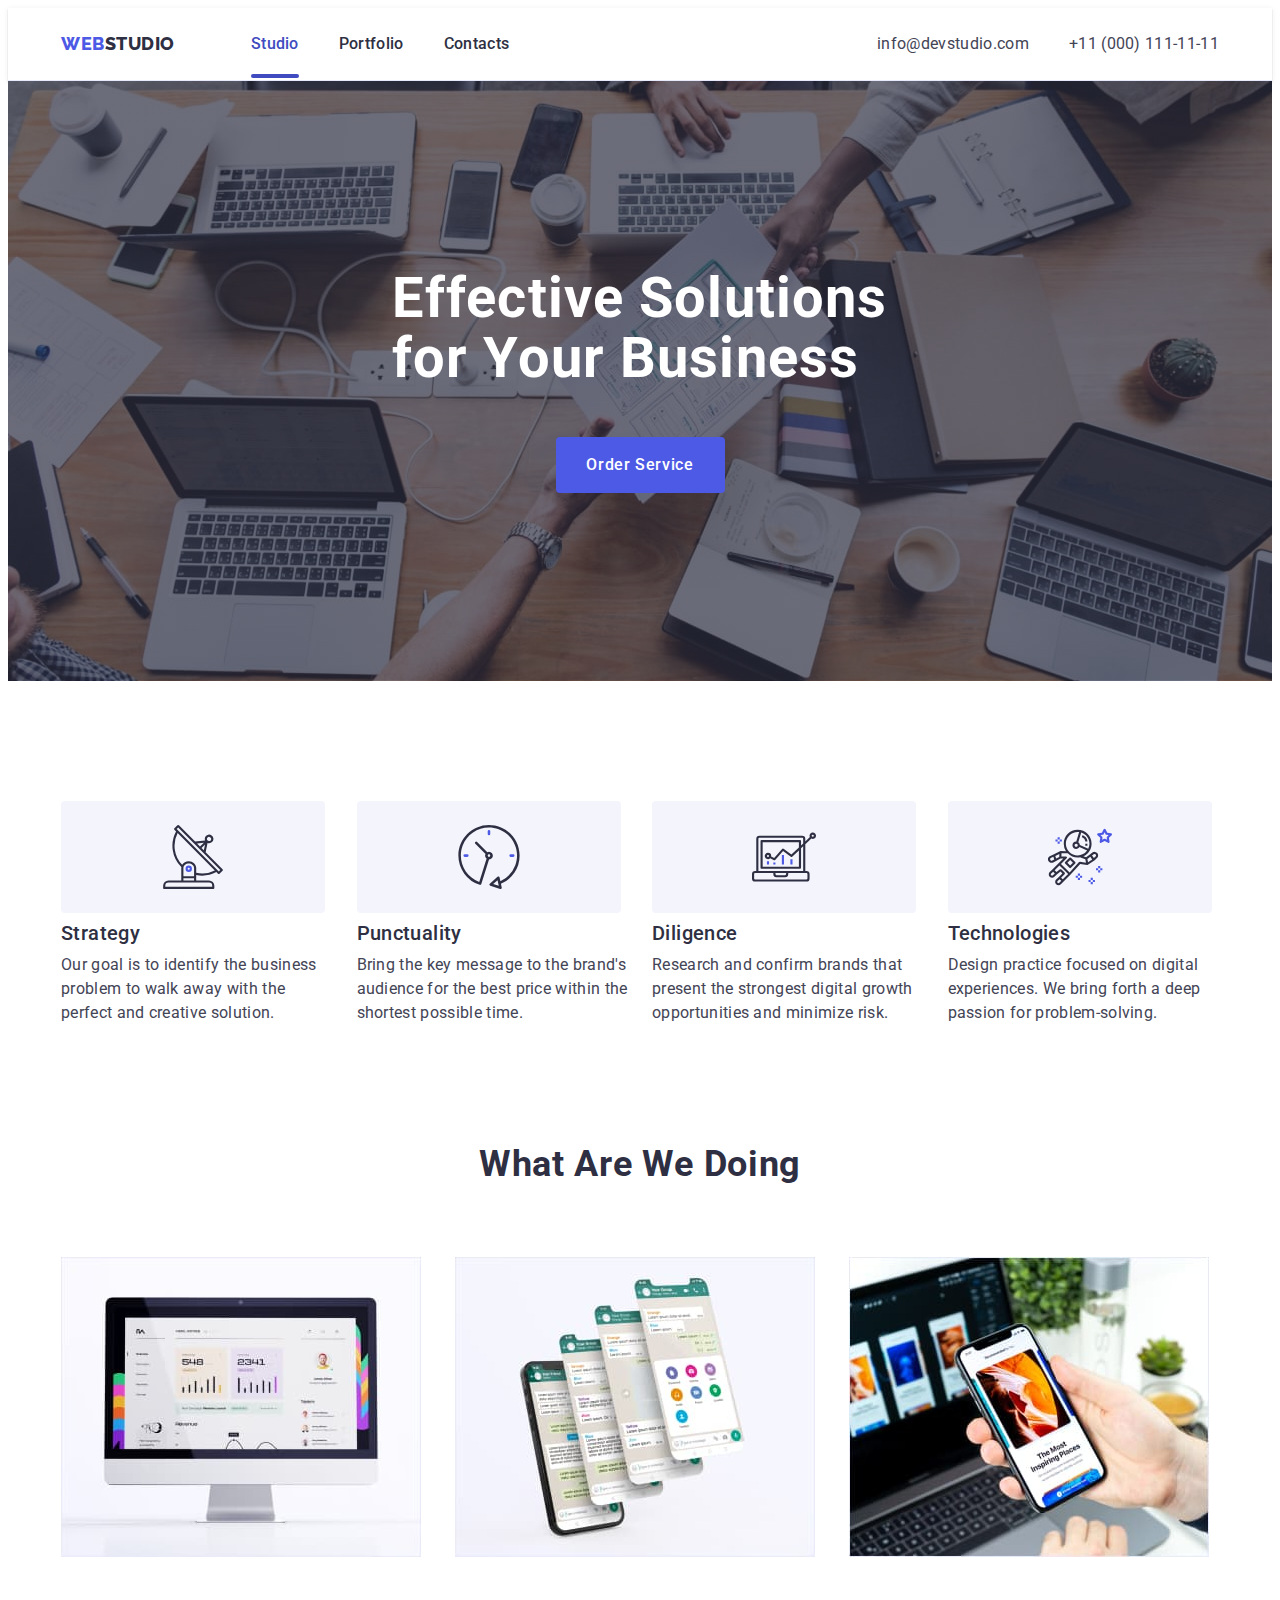
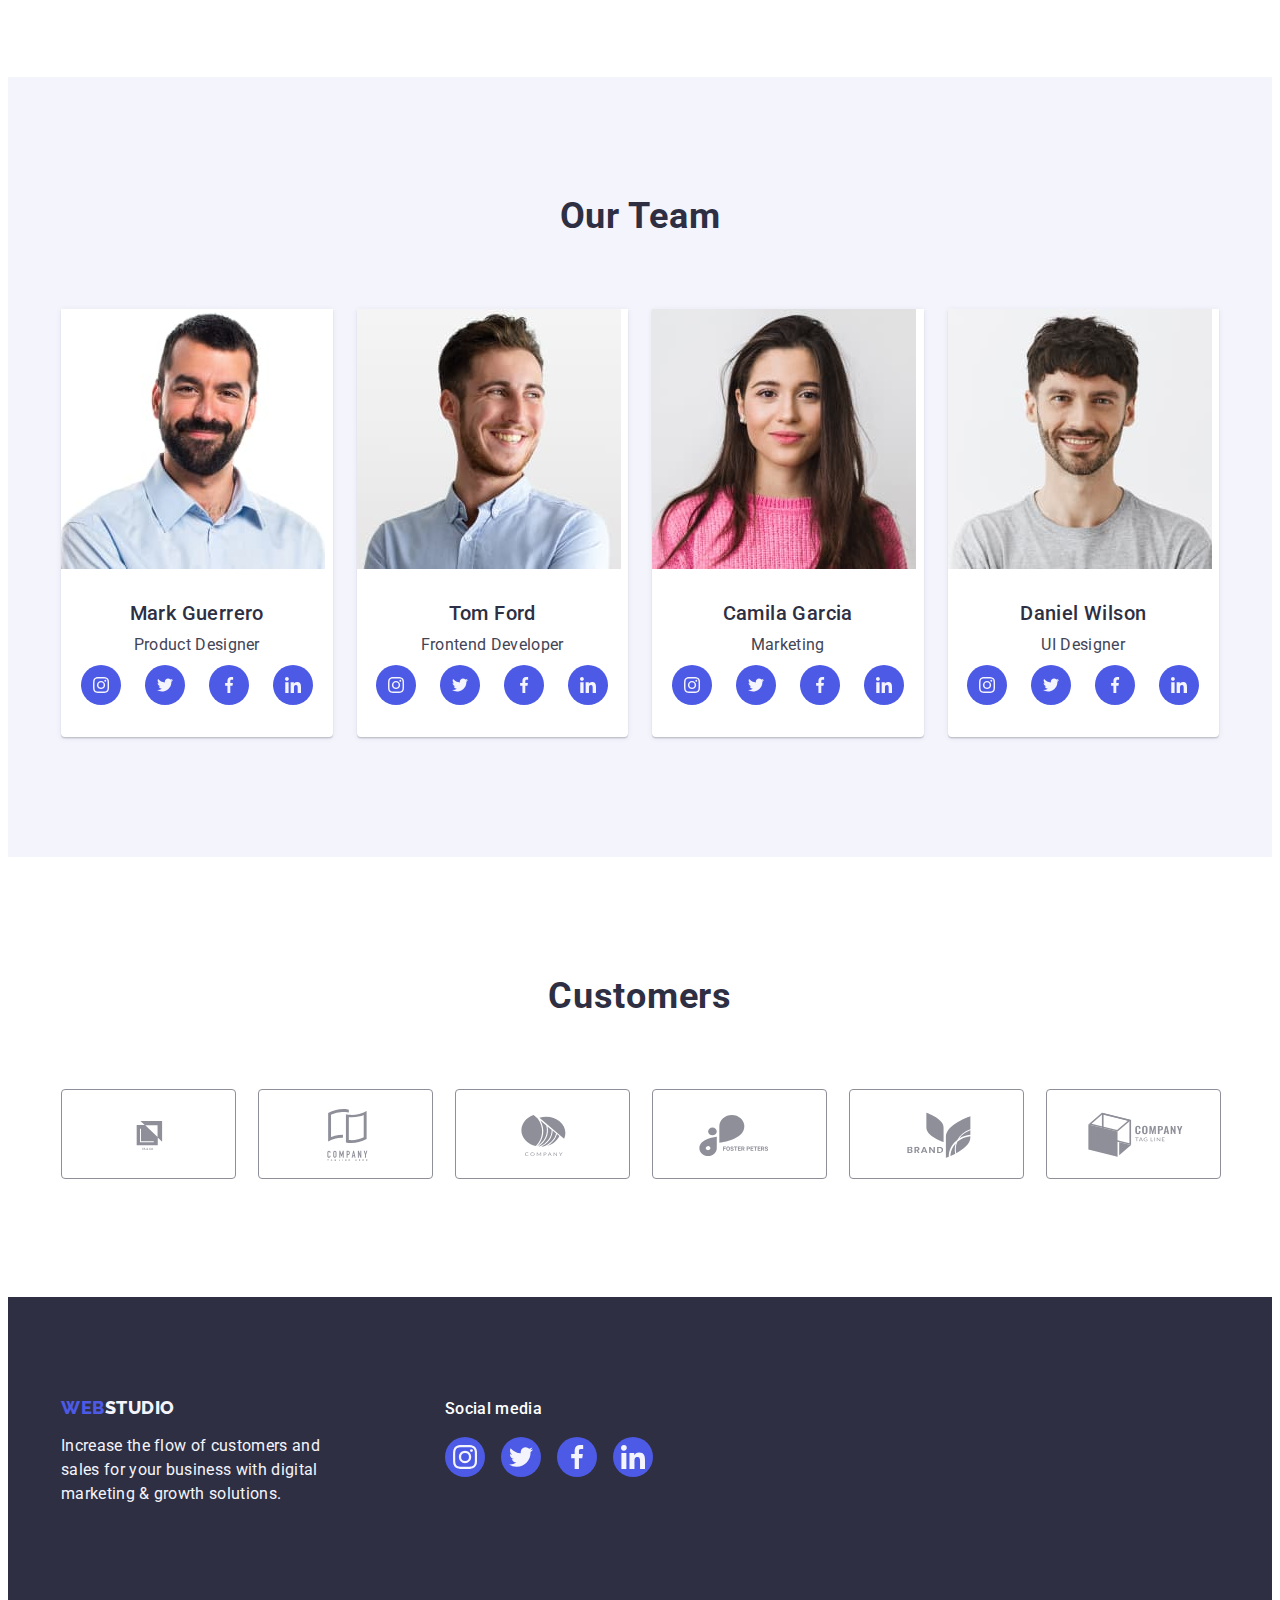
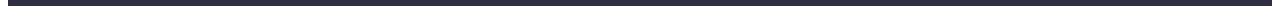
<file: index.html>
<!DOCTYPE html>
<html lang="en">
  <head>
    <meta charset="UTF-8" />
    <meta name="viewport" content="width=device-width, initial-scale=1.0" />
    <title>Студія</title>

    <link rel="preconnect" href="https://fonts.googleapis.com" />
    <link rel="preconnect" href="https://fonts.gstatic.com" crossorigin />
    <link
      href="https://fonts.googleapis.com/css2?family=Raleway:wght@800&family=Roboto:wght@400;500;700&display=swap"
      rel="stylesheet"
    />

    <link
      rel="stylesheet"
      href="https://cdnjs.cloudflare.com/ajax/libs/modern-normalize/2.0.0/modern-normalize.min.css"
      integrity="sha512-4xo8blKMVCiXpTaLzQSLSw3KFOVPWhm/TRtuPVc4WG6kUgjH6J03IBuG7JZPkcWMxJ5huwaBpOpnwYElP/m6wg=="
      crossorigin="anonymous"
      referrerpolicy="no-referrer"
    />
    <link rel="stylesheet" href="./css/styles.css" />
  </head>

  <body>
    <header class="header">
      <div class="container header-container">
        <nav class="header-navigation">
          <a href="./index.html" class="header-logo link"
            >Web<span class="header-logo-accent">Studio</span></a
          >
          <ul class="header-menu list">
            <li class="header-menu-item">
              <a class="header-menu-link link current" href="./index.html"
                >Studio</a
              >
            </li>
            <li class="header-menu-item">
              <a class="header-menu-link link" href="./portfolio.html"
                >Portfolio</a
              >
            </li>
            <li class="header-menu-item">
              <a class="header-menu-link link" href="">Contacts</a>
            </li>
          </ul>
        </nav>
        <address class="header-address">
          <ul class="header-address-list list">
            <li class="header-address-item">
              <a
                class="header-address-link link"
                href="mailto:info@devstudio.com"
                >info@devstudio.com</a
              >
            </li>
            <li class="header-address-item">
              <a class="header-address-link link" href="tel:+110001111111"
                >+11 (000) 111-11-11</a
              >
            </li>
          </ul>
        </address>
      </div>
    </header>

    <main>
      <section class="hero">
        <div class="container hero-container">
          <h1 class="hero-title">Effective Solutions for Your Business</h1>
          <button type="button" class="hero-btn" data-modal-open>
            Order Service
          </button>
        </div>
      </section>
      <section class="feature">
        <div class="container feature-container">
          <h2 class="visually-hidden">Feature</h2>
          <ul class="feature-list list">
            <li class="feature-item">
              <div class="feature-block">
                <svg class="feature-item-icon" width="64" height="64">
                  <use href="./images/icons.svg#icon-antenna"></use>
                </svg>
              </div>
              <h3 class="feature-subtitle subtitle">Strategy</h3>
              <p class="feature-item-text">
                Our goal is to identify the business problem to walk away with
                the perfect and creative solution.
              </p>
            </li>
            <li class="feature-item">
              <div class="feature-block">
                <svg class="feature-item-icon" width="64" height="64">
                  <use href="./images/icons.svg#icon-clock"></use>
                </svg>
              </div>
              <h3 class="feature-subtitle subtitle">Punctuality</h3>
              <p class="feature-item-text">
                Bring the key message to the brand's audience for the best price
                within the shortest possible time.
              </p>
            </li>
            <li class="feature-item">
              <div class="feature-block">
                <svg class="feature-item-icon" width="64" height="64">
                  <use href="./images/icons.svg#icon-diagram"></use>
                </svg>
              </div>
              <h3 class="feature-subtitle subtitle">Diligence</h3>
              <p class="feature-item-text">
                Research and confirm brands that present the strongest digital
                growth opportunities and minimize risk.
              </p>
            </li>
            <li class="feature-item">
              <div class="feature-block">
                <svg class="feature-item-icon" width="64" height="64">
                  <use href="./images/icons.svg#icon-astronaut"></use>
                </svg>
              </div>
              <h3 class="feature-subtitle subtitle">Technologies</h3>
              <p class="feature-item-text">
                Design practice focused on digital experiences. We bring forth a
                deep passion for problem-solving.
              </p>
            </li>
          </ul>
        </div>
      </section>
      <section class="product">
        <div class="container">
          <h2 class="product-title section-title">What are we doing</h2>
          <ul class="product-list list">
            <li class="product-item">
              <img
                src="./images/computer.jpg"
                alt="computer"
                width="360"
                height="300"
                class="product-img"
              />
            </li>
            <li class="product-item">
              <img
                src="./images/app.jpg"
                alt="app"
                width="360"
                height="300"
                class="product-img"
              />
            </li>
            <li class="product-item">
              <img
                src="./images/phone.jpg"
                alt="phone"
                width="360"
                height="300"
                class="product-img"
              />
            </li>
          </ul>
        </div>
      </section>
      <section class="team">
        <div class="container">
          <h2 class="team-title section-title">Our Team</h2>
          <ul class="team-list list">
            <li class="team-item">
              <img
                src="./images/person1.jpg"
                alt="Mark Guerrero"
                width="264"
                height="260"
                class="team-img"
              />
              <div class="team-subcontainer">
                <h3 class="team-subtitle">Mark Guerrero</h3>
                <p class="team-text">Product Designer</p>
                <ul class="team-socials-list list">
                  <li class="team-socials-item">
                    <a
                      class="team-socials-link link"
                      href="#"
                      aria-label="Instagram"
                      target="_blank"
                      rel="noopener noreferrer"
                    >
                      <svg
                        class="team-subcontainer-icon"
                        width="16"
                        height="16"
                      >
                        <use href="./images/icons.svg#icon-instagram"></use>
                      </svg>
                    </a>
                  </li>
                  <li class="team-socials-item">
                    <a
                      class="team-socials-link link"
                      href="#"
                      aria-label="Twitter"
                      target="_blank"
                      rel="noopener noreferrer"
                    >
                      <svg
                        class="team-subcontainer-icon"
                        width="16"
                        height="16"
                      >
                        <use href="./images/icons.svg#icon-twitter"></use>
                      </svg>
                    </a>
                  </li>
                  <li class="team-socials-item">
                    <a
                      class="team-socials-link link"
                      href="#"
                      aria-label="Facebook"
                      target="_blank"
                      rel="noopener noreferrer"
                    >
                      <svg
                        class="team-subcontainer-icon"
                        width="16"
                        height="16"
                      >
                        <use href="./images/icons.svg#icon-facebook"></use>
                      </svg>
                    </a>
                  </li>
                  <li class="team-socials-item">
                    <a
                      class="team-socials-link link"
                      href="#"
                      aria-label="Linkedin"
                      target="_blank"
                      rel="noopener noreferrer"
                    >
                      <svg
                        class="team-subcontainer-icon"
                        width="16"
                        height="16"
                      >
                        <use href="./images/icons.svg#icon-linkedin"></use>
                      </svg>
                    </a>
                  </li>
                </ul>
              </div>
            </li>
            <li class="team-item">
              <img
                src="./images/person2.jpg"
                alt="Tom Ford"
                width="264"
                height="260"
                class="team-img"
              />
              <div class="team-subcontainer">
                <h3 class="team-subtitle">Tom Ford</h3>
                <p class="team-text">Frontend Developer</p>
                <ul class="team-socials-list list">
                  <li class="team-socials-item">
                    <a
                      class="team-socials-link link"
                      href="#"
                      aria-label="Instagram"
                      target="_blank"
                      rel="noopener noreferrer"
                    >
                      <svg
                        class="team-subcontainer-icon"
                        width="16"
                        height="16"
                      >
                        <use href="./images/icons.svg#icon-instagram"></use>
                      </svg>
                    </a>
                  </li>
                  <li class="team-socials-item">
                    <a
                      class="team-socials-link link"
                      href="#"
                      aria-label="Twitter"
                      target="_blank"
                      rel="noopener noreferrer"
                    >
                      <svg
                        class="team-subcontainer-icon"
                        width="16"
                        height="16"
                      >
                        <use href="./images/icons.svg#icon-twitter"></use>
                      </svg>
                    </a>
                  </li>
                  <li class="team-socials-item">
                    <a
                      class="team-socials-link link"
                      href="#"
                      aria-label="Facebook"
                      target="_blank"
                      rel="noopener noreferrer"
                    >
                      <svg
                        class="team-subcontainer-icon"
                        width="16"
                        height="16"
                      >
                        <use href="./images/icons.svg#icon-facebook"></use>
                      </svg>
                    </a>
                  </li>
                  <li class="team-socials-item">
                    <a
                      class="team-socials-link link"
                      href="#"
                      aria-label="Linkedin"
                      target="_blank"
                      rel="noopener noreferrer"
                    >
                      <svg
                        class="team-subcontainer-icon"
                        width="16"
                        height="16"
                      >
                        <use href="./images/icons.svg#icon-linkedin"></use>
                      </svg>
                    </a>
                  </li>
                </ul>
              </div>
            </li>
            <li class="team-item">
              <img
                src="./images/person3.jpg"
                alt="Camila Garcia"
                width="264"
                height="260"
                class="team-img"
              />
              <div class="team-subcontainer">
                <h3 class="team-subtitle">Camila Garcia</h3>
                <p class="team-text">Marketing</p>
                <ul class="team-socials-list list">
                  <li class="team-socials-item">
                    <a
                      class="team-socials-link link"
                      href="#"
                      aria-label="Instagram"
                      target="_blank"
                      rel="noopener noreferrer"
                    >
                      <svg
                        class="team-subcontainer-icon"
                        width="16"
                        height="16"
                      >
                        <use href="./images/icons.svg#icon-instagram"></use>
                      </svg>
                    </a>
                  </li>
                  <li class="team-socials-item">
                    <a
                      class="team-socials-link link"
                      href="#"
                      aria-label="Twitter"
                      target="_blank"
                      rel="noopener noreferrer"
                    >
                      <svg
                        class="team-subcontainer-icon"
                        width="16"
                        height="16"
                      >
                        <use href="./images/icons.svg#icon-twitter"></use>
                      </svg>
                    </a>
                  </li>
                  <li class="team-socials-item">
                    <a
                      class="team-socials-link link"
                      href="#"
                      aria-label="Facebook"
                      target="_blank"
                      rel="noopener noreferrer"
                    >
                      <svg
                        class="team-subcontainer-icon"
                        width="16"
                        height="16"
                      >
                        <use href="./images/icons.svg#icon-facebook"></use>
                      </svg>
                    </a>
                  </li>
                  <li class="team-socials-item">
                    <a
                      class="team-socials-link link"
                      href="#"
                      aria-label="Linkedin"
                      target="_blank"
                      rel="noopener noreferrer"
                    >
                      <svg
                        class="team-subcontainer-icon"
                        width="16"
                        height="16"
                      >
                        <use href="./images/icons.svg#icon-linkedin"></use>
                      </svg>
                    </a>
                  </li>
                </ul>
              </div>
            </li>
            <li class="team-item">
              <img
                src="./images/person4.jpg"
                alt="Daniel Wilson"
                width="264"
                height="260"
                class="team-img"
              />
              <div class="team-subcontainer">
                <h3 class="team-subtitle">Daniel Wilson</h3>
                <p class="team-text">UI Designer</p>
                <ul class="team-socials-list list">
                  <li class="team-socials-item">
                    <a
                      class="team-socials-link link"
                      href="#"
                      aria-label="Instagram"
                      target="_blank"
                      rel="noopener noreferrer"
                    >
                      <svg
                        class="team-subcontainer-icon"
                        width="16"
                        height="16"
                      >
                        <use href="./images/icons.svg#icon-instagram"></use>
                      </svg>
                    </a>
                  </li>
                  <li class="team-socials-item">
                    <a
                      class="team-socials-link link"
                      href="#"
                      aria-label="Twitter"
                      target="_blank"
                      rel="noopener noreferrer"
                    >
                      <svg
                        class="team-subcontainer-icon"
                        width="16"
                        height="16"
                      >
                        <use href="./images/icons.svg#icon-twitter"></use>
                      </svg>
                    </a>
                  </li>
                  <li class="team-socials-item">
                    <a
                      class="team-socials-link link"
                      href="#"
                      aria-label="Facebook"
                      target="_blank"
                      rel="noopener noreferrer"
                    >
                      <svg
                        class="team-subcontainer-icon"
                        width="16"
                        height="16"
                      >
                        <use href="./images/icons.svg#icon-facebook"></use>
                      </svg>
                    </a>
                  </li>
                  <li class="team-socials-item">
                    <a
                      class="team-socials-link link"
                      href="#"
                      aria-label="Linkedin"
                      target="_blank"
                      rel="noopener noreferrer"
                    >
                      <svg
                        class="team-subcontainer-icon"
                        width="16"
                        height="16"
                      >
                        <use href="./images/icons.svg#icon-linkedin"></use>
                      </svg>
                    </a>
                  </li>
                </ul>
              </div>
            </li>
          </ul>
        </div>
      </section>
      <section class="customers">
        <div class="customers-container container">
          <h2 class="customers-title section-title">Customers</h2>
          <ul class="customers-list">
            <li class="customers-item list">
              <a class="customers-link link" href="" target="_blank">
                <svg class="customers-item-icon" width="104" height="56">
                  <use href="./images/icons.svg#icon-logo1"></use>
                </svg>
              </a>
            </li>
            <li class="customers-item list">
              <a class="customers-link link" href="" target="_blank">
                <svg class="customers-item-icon" width="104" height="56">
                  <use href="./images/icons.svg#icon-logo"></use>
                </svg>
              </a>
            </li>
            <li class="customers-item list">
              <a class="customers-link link" href="" target="_blank">
                <svg class="customers-item-icon" width="104" height="56">
                  <use href="./images/icons.svg#icon-logo2"></use>
                </svg>
              </a>
            </li>
            <li class="customers-item list">
              <a class="customers-link link" href="" target="_blank">
                <svg class="customers-item-icon" width="104" height="56">
                  <use href="./images/icons.svg#icon-logo3"></use>
                </svg>
              </a>
            </li>
            <li class="customers-item list">
              <a class="customers-link link" href="" target="_blank">
                <svg class="customers-item-icon" width="104" height="56">
                  <use href="./images/icons.svg#icon-logo4"></use>
                </svg>
              </a>
            </li>
            <li class="customers-item list">
              <a class="customers-link link" href="" target="_blank">
                <svg class="customers-item-icon" width="104" height="56">
                  <use href="./images/icons.svg#icon-logo5"></use>
                </svg>
              </a>
            </li>
          </ul>
        </div>
      </section>
    </main>

    <footer class="footer">
      <div class="footer-conteiner container">
        <div class="footer-logo-container">
          <a href="./index.html" class="footer-logo link"
            >Web<span class="footer-logo-accent">Studio</span></a
          >
          <p class="footer-text">
            Increase the flow of customers and sales for your business with
            digital marketing & growth solutions.
          </p>
        </div>
        <div class="footer-sociallink">
          <p class="sociallink-text">Social media</p>
          <ul class="footer-socials-list list">
            <li class="footer-socials-item">
              <a
                class="footer-socials-link link"
                href="#"
                aria-label="Instagram"
                target="_blank"
                rel="noopener noreferrer"
              >
                <svg class="footer-subcontainer-icon" width="24" height="24">
                  <use href="./images/icons.svg#icon-instagram"></use>
                </svg>
              </a>
            </li>
            <li class="footer-socials-item">
              <a
                class="footer-socials-link link"
                href="#"
                aria-label="Twitter"
                target="_blank"
                rel="noopener noreferrer"
              >
                <svg class="footer-subcontainer-icon" width="24" height="24">
                  <use href="./images/icons.svg#icon-twitter"></use>
                </svg>
              </a>
            </li>
            <li class="footer-socials-item">
              <a
                class="footer-socials-link link"
                href="#"
                aria-label="Facebook"
                target="_blank"
                rel="noopener noreferrer"
              >
                <svg class="footer-subcontainer-icon" width="24" height="24">
                  <use href="./images/icons.svg#icon-facebook"></use>
                </svg>
              </a>
            </li>
            <li class="footer-socials-item">
              <a
                class="footer-socials-link link"
                href="#"
                aria-label="Linkedin"
                target="_blank"
                rel="noopener noreferrer"
              >
                <svg class="footer-subcontainer-icon" width="24" height="24">
                  <use href="./images/icons.svg#icon-linkedin"></use>
                </svg>
              </a>
            </li>
          </ul>
        </div>
      </div>
    </footer>
    <div class="backdrop is-hidden" data-modal>
      <div class="modal">
        <button type="button" class="modal-close-btn" data-modal-close>
          <svg class="modal-icon" width="8" height="8">
            <use href="./images/icons.svg#icon-close"></use>
          </svg>
        </button>
      </div>
    </div>
    <script src="./css/js/modal.js"></script>
  </body>
</html>
</file>
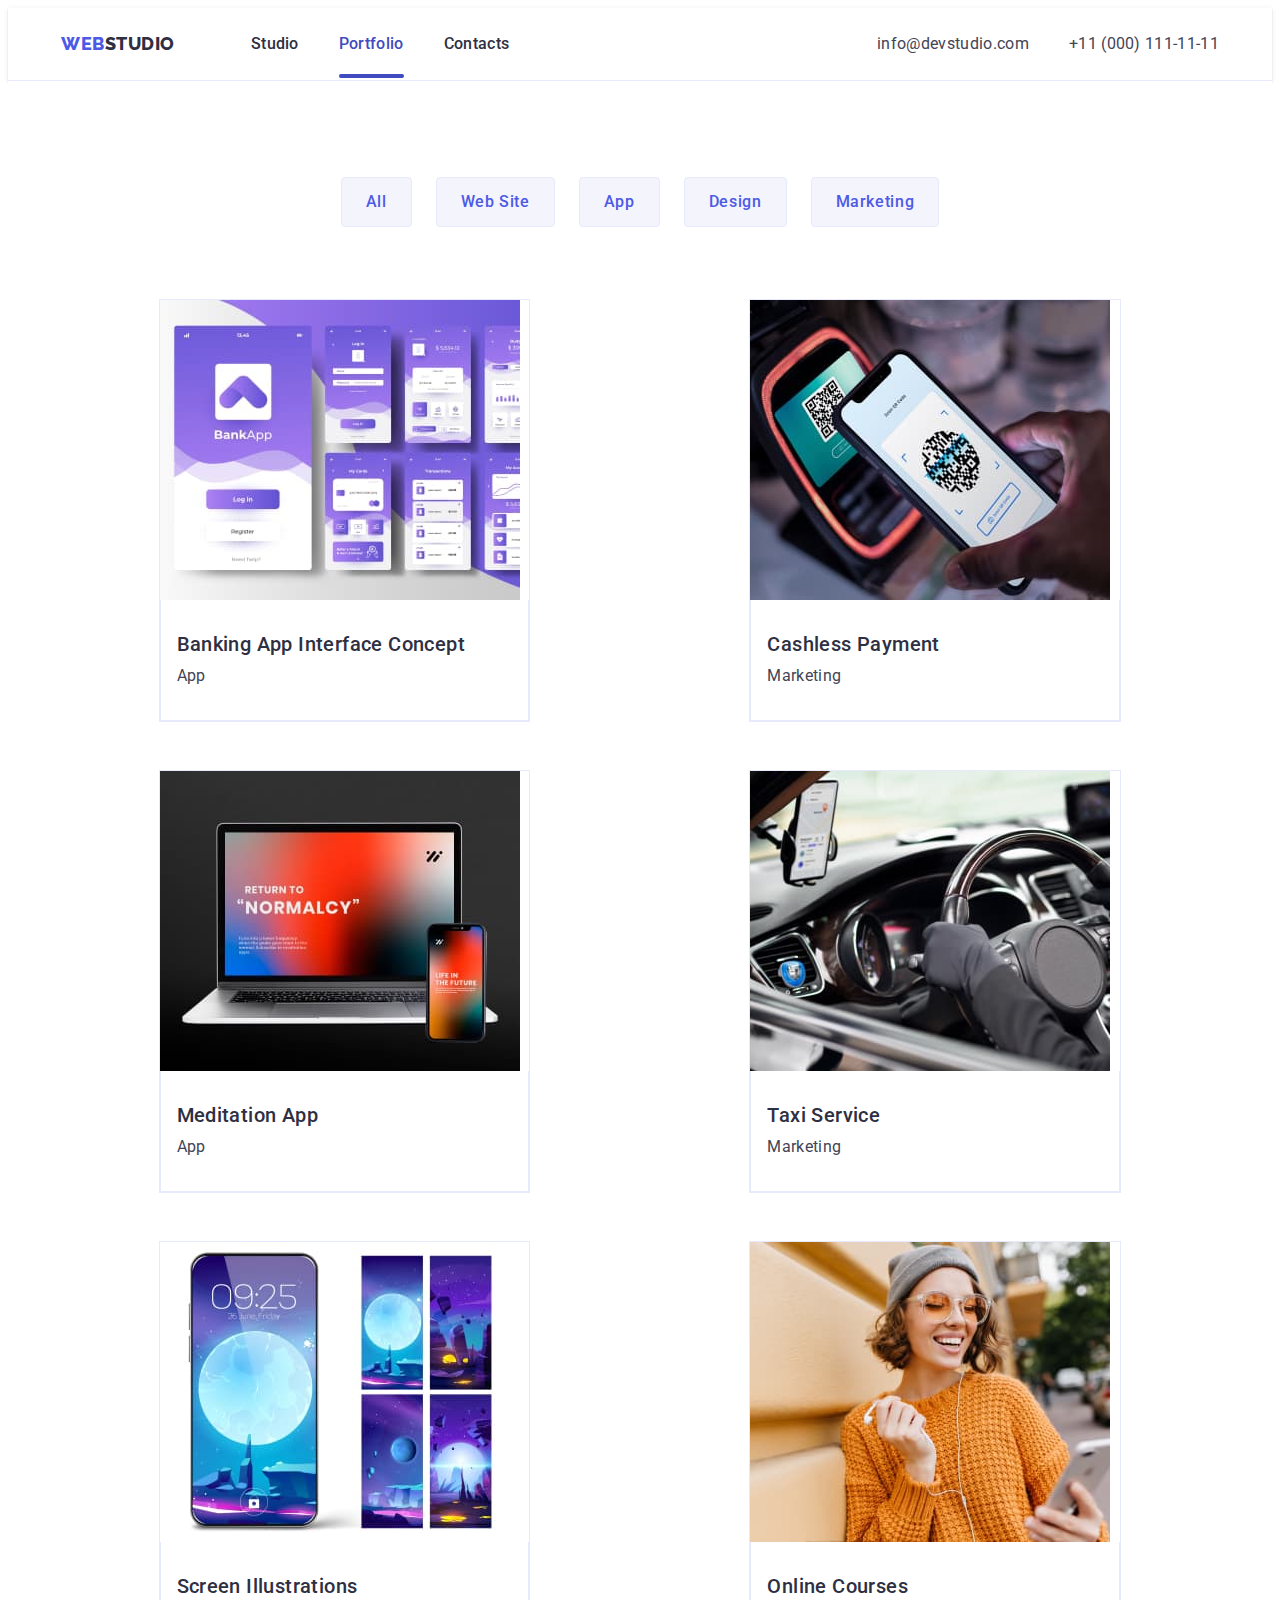
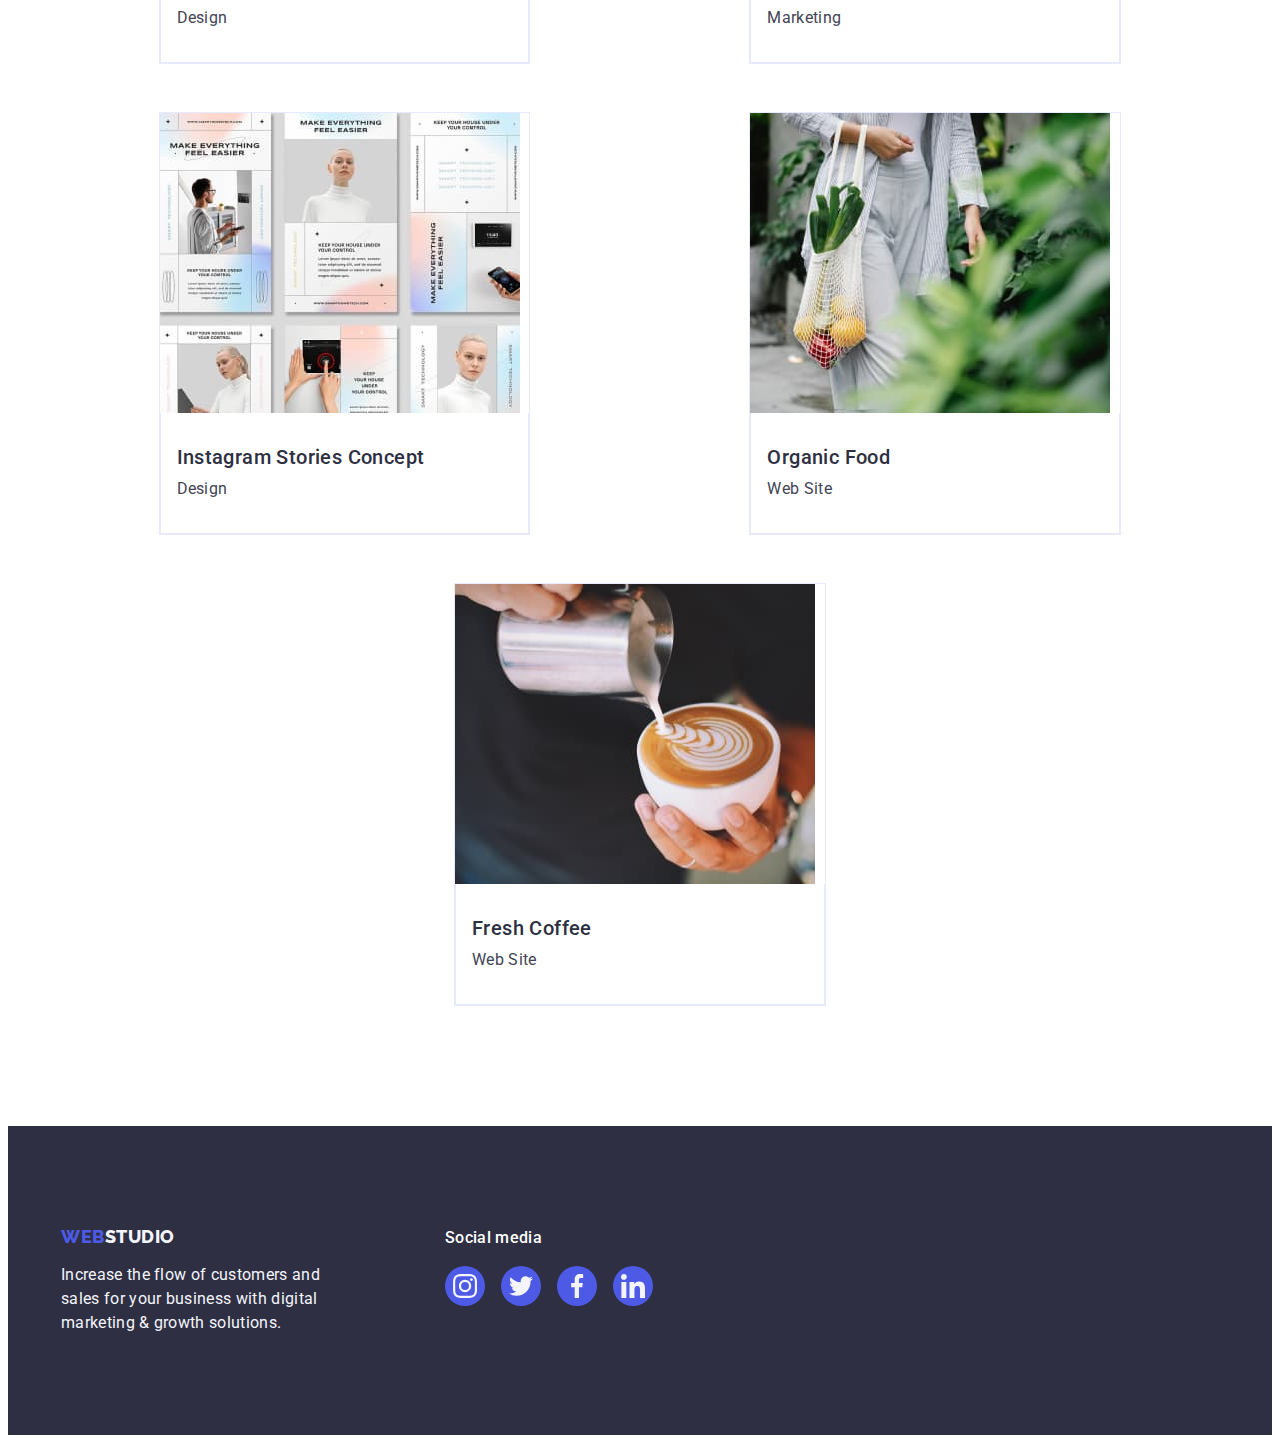
<file: portfolio.html>
<!DOCTYPE html>
<html lang="en">
  <head>
    <meta charset="UTF-8" />
    <meta name="viewport" content="width=device-width, initial-scale=1.0" />
    <title>Студія</title>

    <link rel="preconnect" href="https://fonts.googleapis.com" />
    <link rel="preconnect" href="https://fonts.gstatic.com" crossorigin />
    <link
      href="https://fonts.googleapis.com/css2?family=Raleway:wght@800&family=Roboto:wght@400;500;700&display=swap"
      rel="stylesheet"
    />

    <link
      rel="stylesheet"
      href="https://cdnjs.cloudflare.com/ajax/libs/modern-normalize/2.0.0/modern-normalize.min.css"
      integrity="sha512-4xo8blKMVCiXpTaLzQSLSw3KFOVPWhm/TRtuPVc4WG6kUgjH6J03IBuG7JZPkcWMxJ5huwaBpOpnwYElP/m6wg=="
      crossorigin="anonymous"
      referrerpolicy="no-referrer"
    />
    <link rel="stylesheet" href="./css/styles.css" />
  </head>

  <body>
    <header class="header">
      <div class="container header-container">
        <nav class="header-navigation">
          <a href="./index.html" class="header-logo link"
            >Web<span class="header-logo-accent">Studio</span></a
          >
          <ul class="header-menu list">
            <li class="header-menu-item">
              <a class="header-menu-link link" href="./index.html">Studio</a>
            </li>
            <li class="header-menu-item">
              <a class="header-menu-link link current" href="./portfolio.html"
                >Portfolio</a
              >
            </li>
            <li class="header-menu-item">
              <a class="header-menu-link link" href="">Contacts</a>
            </li>
          </ul>
        </nav>
        <address class="header-address">
          <ul class="header-address-list list">
            <li class="header-address-item">
              <a
                class="header-address-link link"
                href="mailto:info@devstudio.com"
                >info@devstudio.com</a
              >
            </li>
            <li class="header-address-item">
              <a class="header-address-link link" href="tel:+110001111111"
                >+11 (000) 111-11-11</a
              >
            </li>
          </ul>
        </address>
      </div>
    </header>

    <main>
      <section class="portfolio">
        <div class="container">
          <h1 class="visually-hidden">Our offers</h1>
          <ul class="portfolio-nav list">
            <li class="portfolio-nav-item">
              <button type="button" class="portfolio-btn">All</button>
            </li>
            <li class="portfolio-nav-item">
              <button type="button" class="portfolio-btn">Web Site</button>
            </li>
            <li class="portfolio-nav-item">
              <button type="button" class="portfolio-btn">App</button>
            </li>
            <li class="portfolio-nav-item">
              <button type="button" class="portfolio-btn">Design</button>
            </li>
            <li class="portfolio-nav-item">
              <button type="button" class="portfolio-btn">Marketing</button>
            </li>
          </ul>

          <ul class="portfolio-list list">
            <li class="portfolio-item">
              <a class="portfolio-link link" href="./images/banking.jpg">
                <div class="portfolio-box">
                  <img
                    src="./images/banking.jpg"
                    alt="Banking App Interface Concept"
                    height="300"
                    width="360"
                  />
                  <p class="portfolio-cover-text">
                    14 Stylish and User-Friendly App Design Concepts · Task
                    Manager App · Calorie Tracker App · Exotic Fruit Ecommerce
                    App · Cloud Storage App
                  </p>
                </div>
                <div class="portfolio-subcontainer">
                  <h2 class="portfolio-subtitle">
                    Banking App Interface Concept
                  </h2>
                  <p class="portfolio-text">App</p>
                </div>
              </a>
            </li>
            <li class="portfolio-item">
              <a class="portfolio-link link" href="./images/cashless.jpg">
                <div class="portfolio-box">
                  <img
                    src="./images/cashless.jpg"
                    alt="Cashless Payment Marketing"
                    height="300"
                    width="360"
                  />
                  <p class="portfolio-cover-text">
                    14 Stylish and User-Friendly App Design Concepts · Task
                    Manager App · Calorie Tracker App · Exotic Fruit Ecommerce
                    App · Cloud Storage App
                  </p>
                </div>
                <div class="portfolio-subcontainer">
                  <h2 class="portfolio-subtitle">Cashless Payment</h2>
                  <p class="portfolio-text">Marketing</p>
                </div>
              </a>
            </li>
            <li class="portfolio-item">
              <a class="portfolio-link link" href="./images/meditation.jpg">
                <div class="portfolio-box">
                  <img
                    src="./images/meditation.jpg"
                    alt="Meditation App"
                    height="300"
                    width="360"
                  />
                  <p class="portfolio-cover-text">
                    14 Stylish and User-Friendly App Design Concepts · Task
                    Manager App · Calorie Tracker App · Exotic Fruit Ecommerce
                    App · Cloud Storage App
                  </p>
                </div>
                <div class="portfolio-subcontainer">
                  <h2 class="portfolio-subtitle">Meditation App</h2>
                  <p class="portfolio-text">App</p>
                </div>
              </a>
            </li>
            <li class="portfolio-item">
              <a class="portfolio-link link" href="./images/taxi_service.jpg">
                <div class="portfolio-box">
                  <img
                    src="./images/taxi_service.jpg"
                    alt="Taxi Service"
                    height="300"
                    width="360"
                  />
                  <p class="portfolio-cover-text">
                    14 Stylish and User-Friendly App Design Concepts · Task
                    Manager App · Calorie Tracker App · Exotic Fruit Ecommerce
                    App · Cloud Storage App
                  </p>
                </div>
                <div class="portfolio-subcontainer">
                  <h2 class="portfolio-subtitle">Taxi Service</h2>
                  <p class="portfolio-text">Marketing</p>
                </div>
              </a>
            </li>
            <li class="portfolio-item">
              <a class="portfolio-link link" href="./images/screen.jpg">
                <div class="portfolio-box">
                  <img
                    src="./images/screen.jpg"
                    alt="Screen Illustrations"
                    height="300"
                    width="360"
                  />
                  <p class="portfolio-cover-text">
                    14 Stylish and User-Friendly App Design Concepts · Task
                    Manager App · Calorie Tracker App · Exotic Fruit Ecommerce
                    App · Cloud Storage App
                  </p>
                </div>
                <div class="portfolio-subcontainer">
                  <h2 class="portfolio-subtitle">Screen Illustrations</h2>
                  <p class="portfolio-text">Design</p>
                </div>
              </a>
            </li>
            <li class="portfolio-item">
              <a class="portfolio-link link" href="./images/courses.jpg">
                <div class="portfolio-box">
                  <img
                    src="./images/courses.jpg"
                    alt="Online Courses"
                    height="300"
                    width="360"
                  />
                  <p class="portfolio-cover-text">
                    14 Stylish and User-Friendly App Design Concepts · Task
                    Manager App · Calorie Tracker App · Exotic Fruit Ecommerce
                    App · Cloud Storage App
                  </p>
                </div>
                <div class="portfolio-subcontainer">
                  <h2 class="portfolio-subtitle">Online Courses</h2>
                  <p class="portfolio-text">Marketing</p>
                </div>
              </a>
            </li>
            <li class="portfolio-item">
              <a class="portfolio-link link" href="/=./images/stories.jpg">
                <div class="portfolio-box">
                  <img
                    src="./images/stories.jpg"
                    alt="Instagram Stories Concept"
                    height="300"
                    width="360"
                  />
                  <p class="portfolio-cover-text">
                    14 Stylish and User-Friendly App Design Concepts · Task
                    Manager App · Calorie Tracker App · Exotic Fruit Ecommerce
                    App · Cloud Storage App
                  </p>
                </div>
                <div class="portfolio-subcontainer">
                  <h2 class="portfolio-subtitle">Instagram Stories Concept</h2>
                  <p class="portfolio-text">Design</p>
                </div>
              </a>
            </li>
            <li class="portfolio-item">
              <a class="portfolio-link link" href="./images/organic_food.jpg">
                <div class="portfolio-box">
                  <img
                    src="./images/organic_food.jpg"
                    alt="Organic Food"
                    height="300"
                    width="360"
                  />
                  <p class="portfolio-cover-text">
                    14 Stylish and User-Friendly App Design Concepts · Task
                    Manager App · Calorie Tracker App · Exotic Fruit Ecommerce
                    App · Cloud Storage App
                  </p>
                </div>
                <div class="portfolio-subcontainer">
                  <h2 class="portfolio-subtitle">Organic Food</h2>
                  <p class="portfolio-text">Web Site</p>
                </div>
              </a>
            </li>
            <li class="portfolio-item">
              <a class="portfolio-link link" href="./images/coffee.jpg">
                <div class="portfolio-box">
                  <img
                    src="./images/coffee.jpg"
                    alt="Fresh Coffee"
                    height="300"
                    width="360"
                  />
                  <p class="portfolio-cover-text">
                    14 Stylish and User-Friendly App Design Concepts · Task
                    Manager App · Calorie Tracker App · Exotic Fruit Ecommerce
                    App · Cloud Storage App
                  </p>
                </div>
                <div class="portfolio-subcontainer">
                  <h2 class="portfolio-subtitle">Fresh Coffee</h2>
                  <p class="portfolio-text">Web Site</p>
                </div>
              </a>
            </li>
          </ul>
        </div>
      </section>
    </main>

    <footer class="footer">
      <div class="footer-conteiner container">
        <div class="footer-logo-container">
          <a href="./index.html" class="footer-logo link"
            >Web<span class="footer-logo-accent">Studio</span></a
          >
          <p class="footer-text">
            Increase the flow of customers and sales for your business with
            digital marketing & growth solutions.
          </p>
        </div>
        <div class="footer-sociallink">
          <p class="sociallink-text">Social media</p>
          <ul class="footer-socials-list list">
            <li class="footer-socials-item">
              <a
                class="footer-socials-link link"
                href="#"
                aria-label="Instagram"
                target="_blank"
                rel="noopener noreferrer"
              >
                <svg class="footer-subcontainer-icon" width="24" height="24">
                  <use href="./images/icons.svg#icon-instagram"></use>
                </svg>
              </a>
            </li>
            <li class="footer-socials-item">
              <a
                class="footer-socials-link link"
                href="#"
                aria-label="Twitter"
                target="_blank"
                rel="noopener noreferrer"
              >
                <svg class="footer-subcontainer-icon" width="24" height="24">
                  <use href="./images/icons.svg#icon-twitter"></use>
                </svg>
              </a>
            </li>
            <li class="footer-socials-item">
              <a
                class="footer-socials-link link"
                href="#"
                aria-label="Facebook"
                target="_blank"
                rel="noopener noreferrer"
              >
                <svg class="footer-subcontainer-icon" width="24" height="24">
                  <use href="./images/icons.svg#icon-facebook"></use>
                </svg>
              </a>
            </li>
            <li class="footer-socials-item">
              <a
                class="footer-socials-link link"
                href="#"
                aria-label="Linkedin"
                target="_blank"
                rel="noopener noreferrer"
              >
                <svg class="footer-subcontainer-icon" width="24" height="24">
                  <use href="./images/icons.svg#icon-linkedin"></use>
                </svg>
              </a>
            </li>
          </ul>
        </div>
      </div>
    </footer>
  </body>
</html>
</file>
<file: css/styles.css>
:root {
    --accent-color: #2E2F42;
    --main-text-color: #ffffff;
    --second-text-color: #434455;
}

p,
h1,
h2,
h3,
h4,
h5,
h6 {
    margin-top: 0;
    margin-bottom: 0;
}

ul,
ol {
    margin-top: 0;
    margin-bottom: 0;
    padding-left: 0;
}

img {
    display: block;
}

body {
    font-family: 'Roboto', sans-serif;
    color: var(--second-text-color);
    background-color: var(--main-text-color);
}

.container {
    width: 100%;
    max-width: 1158px;
    padding-left: 15px;
    padding-right: 15px;
    margin: 0 auto;
}

.visually-hidden {
    position: absolute;
    width: 1px;
    height: 1px;
    margin: -1px;
    border: 0;
    padding: 0;
    white-space: nowrap;
    clip-path: inset(100%);
    clip: rect(0 0 0 0);
    overflow: hidden;
}

.link {
    text-decoration: none;
}

.list {
    list-style-type: none;
}

.section-title {
    color: var(--accent-color);
    text-align: center;
    font-size: 36px;
    font-weight: 700;
    line-height: 1.11;
    /* 40/36 */
    letter-spacing: 0.02em;
    /* 0.72/36 */
    text-transform: capitalize;
}

.subtitle {
    color: var(--accent-color);
    font-size: 20px;
    font-weight: 500;
    line-height: 1.2;
    /* 24/20 */
    letter-spacing: 0.02em;
    /* 0.4/20 */
}

/*-----------HEADER------------*/

.header {
    padding-top: 24px;
    padding-bottom: 24px;
    border-bottom: 1px solid #e7e9fc;
    box-shadow: 0px 2px 1px rgba(46, 47, 66, 0.08),
        0px 1px 1px rgba(46, 47, 66, 0.16),
        0px 1px 6px rgba(46, 47, 66, 0.08);
}

.header-container {
    display: flex;
    align-items: center;
    justify-content: space-between;
}

.header-navigation {
    display: flex;
    align-items: center;
}

.header-logo {
    color: var(--iris, #4D5AE5);
    font-size: 18px;
    font-family: Raleway, sans-serif;
    font-weight: 800;
    line-height: 1.17;
    letter-spacing: 0.03em;
    text-transform: uppercase;
    margin-right: 76px;
}

.header-logo-accent {
    color: var(--accent-color);
}

.header-menu-link {
    color:var(--accent-color);
    font-size: 16px;
    font-weight: 500;
    line-height: 1.5;
    /* 24/16 */
    letter-spacing: 0.02em;
    /* 0.32/16 */
    padding: 24px 0;
    transition: color 250ms cubic-bezier(0.4, 0, 0.2, 1);
}

.header-menu-link:is(:hover, :focus) {
    color: #404BBF;
}

.current {
    position: relative;
    color: #404BBF;
    transition: color 250ms cubic-bezier(0.4, 0, 0.2, 1);
}

.current::after {
    position: absolute;
    content: "";
    width: 100%;
    height: 4px;
    border-radius: 2px;
    bottom: 0;
    left: 0;
    background-color: var(--ocean, #404BBF);
bottom: -1px;
}

.header-menu {
    display: flex;
    gap: 40px;
}

.header-address {
    font-style: normal;

}

.header-address-list {
    display: flex;
    gap: 40px;
    margin-left: auto;
    color: var(--second-text-color);
    font-size: 16px;
    font-weight: 400;
    line-height: 1.5;
    /* 24/16 */
    letter-spacing: 0.02em;
}

.header-address-link {
    color: var(--second-text-color);
    transition: color 250ms cubic-bezier(0.4, 0, 0.2, 1);
}

.header-address-link:is(:hover, :focus) {
    color: #404BBF;
}

/*-----------HERO------------*/

.hero {
    background: var(--accent-color);
    padding: 188px 0;
    background-image: linear-gradient(rgba(46, 47, 66, 0.70), rgba(46, 47, 66, 0.70)), url(../images/people-office.jpg);
    margin: 0 auto;
    max-width: 1440px;
    width: 100%;
    background-size: cover;
    background-repeat: no-repeat;
    background-position: center;
}

.hero-container {
    display: flex;
    justify-content: center;
    flex-direction: column;
    flex-shrink: 0;
}

.hero-title {
    margin: 0 auto;
    margin-bottom: 48px;
    max-width: 496px;
    color: var(--main-text-color);
    font-size: 56px;
    font-weight: 700;
    line-height: 1.07;
    /* 60/56 */
    letter-spacing: 0.02em;
    /* 1.12/56 */

}

.hero-btn {

    min-width: 169px;
    justify-content: center;
    height: 56px;
    border: none;
    margin: 0 auto;
    border-radius: 4px;
    color: var(--main-text-color);
    font-family: inherit;
    font-size: 16px;
    font-weight: 500;
    line-height: 1.5;
    /* 24/16 */
    letter-spacing: 0.04em;
    /* 0.64/16 */
    background: var(--iris, #4D5AE5);
    cursor: pointer;
   transition: background-color 250ms cubic-bezier(0.4, 0, 0.2, 1); 
}

.hero-btn:is(:hover, :focus) {
    background-color: #404BBF;

}

/*-----------FEATURE------------*/

.feature {
    background: var(--main-text-color);
    padding: 120px 0;

}

.feature-container {
    display: flex;
    width: 0 auto;

}

.feature-list {
    display: flex;
    gap: 24px;
}

.feature-subtitle {
    margin-bottom: 8px;
}

.feature-item {
    width: calc((100% - 24px*3) /4);
}

.feature-block {
    width: 264px;
    height: 112px;
    background: var(--cloud, #F4F4FD);
    margin-bottom: 8px;
    border-radius: 4px;
    display: flex;
    justify-content: center;
    align-items: center;
}

.feature-item-text {
    color: var(--second-text-color);
    font-size: 16px;
    font-weight: 400;
    line-height: 1.5;
    /* 24/16 */
    letter-spacing: 0.02em;
    /* 0.32/16 */

}


/*-----------PRODUCT------------*/

.product {
    background: var(--main-text-color);
    padding-bottom: 120px;
}

.product-title {
    margin: 0 auto;
    margin-bottom: 72px;
}

.product-list {
    display: flex;
    gap: 24px;
    height: auto;
}

.product-item {
    width: calc((100% - 48px) /3);
}


/*-----------TEAM------------*/

.team {
    background: var(--cloud, #F4F4FD);
    padding-top: 120px;
    padding-bottom: 120px;
}

.team-title {
    margin-bottom: 72px;
}

.team-subtitle {
    color: var(--accent-color);
    text-align: center;
    font-size: 20px;
    font-weight: 500;
    line-height: 1.2;
    letter-spacing: 0.02em;
    margin-bottom: 8px;
}

.team-list {
    display: flex;
    gap: 24px;
}

.team-item {
    background-color: var(--main-text-color);
    width: calc((100% - 72px) / 4);
    border-radius: 0px 0px 4px 4px;
    box-shadow: 0px 2px 1px 0px rgba(46, 47, 66, 0.08), 0px 1px 1px 0px rgba(46, 47, 66, 0.16), 0px 1px 6px 0px rgba(46, 47, 66, 0.08);
}

.team-subcontainer {
    padding: 32px 0;
}

.team-text {
    color: var(--second-text-color);
    text-align: center;
    font-weight: 400;
    line-height: 1.5;
    /* 24/16 */
    letter-spacing: 0.02em;
    /* 0.32/16 */
    margin-bottom: 8px;
}

.team-socials-list {
    display: flex;
    gap: 24px;
    justify-content: center;
}

.team-socials-item {
    width: 40px;
    height: 40px;
}

.team-socials-link{
    width: 100%;
    height: 100%;
    background-color: #4D5AE5;
    border-radius: 50%;
    display: flex;
align-items: center;
    justify-content: center;
    fill: #F4F4FD;
    transition: background-color 250ms cubic-bezier(0.4, 0, 0.2, 1);
}

.team-socials-link:is(:hover, :focus){
    background-color: #404bbf;
}

/*----------------CUSTOMERS---------------*/

.customers {
    padding-top: 120px;
    padding-bottom: 120px;
    background: var(--main-text-color);
}

.customers-title {
    margin-bottom: 72px;
}

.customers-list {
    display: flex;
    gap: 24px;
}

.customers-item {
    width: calc((100%-24px)/6);
    height: 88px;
    width: 100%;
}

.customers-link {
    display: flex;
    width: 100%;
    height: 100%;
    border-radius: 4px;
    border: 1px solid var(--lightslate, #8E8F99);
    justify-content: center;
    align-items: center;
    color: #8E8F99;
    border-color: #8E8F99;
    transition: border-color 250ms cubic-bezier(0.4, 0, 0.2, 1),
        color 250ms cubic-bezier(0.4, 0, 0.2, 1);
}

.customers-link:is(:hover, :focus) {
    border-color: #404BBF;
    color: #404BBF;
}

.customers-item-icon {
    fill: currentColor;
}

/*-----------FOOTER------------*/

.footer {
    background: var(--accent-color);
    padding: 100px 0;
}

.footer-conteiner {
    display: flex;
    align-items: baseline;  
}

.footer-logo-container {
    display: block;
    margin-right: 120px;
}

.footer-logo {
    color: var(--iris, #4D5AE5);
    font-size: 18px;
    font-family: Raleway, sans-serif;
    font-style: normal;
    font-weight: 800;
    line-height: 1.17;
    /* 21/18 */
    letter-spacing: 0.03em;
    /* 0.54/18 */
    text-transform: uppercase;
    display: inline-block;
    margin-bottom: 16px;
}

.footer-logo-accent {
    color: var(--cloud, #F4F4FD);
}

.footer-text {
    color: var(--cloud, #F4F4FD);
    font-size: 16px;
    font-weight: 400;
    line-height: 1.5;
    /* 24/16 */
    letter-spacing: 0.02em;
    width: 264px;
}

.sociallink-text {
    color: var(--white, #FFF);
    /* Body Medium */
    font-family: Roboto;
    font-size: 16px;
    font-style: normal;
    font-weight: 500;
    line-height: 24px;
    /* 150% */
    letter-spacing: 0.32px;
    margin-bottom: 16px;
}

.footer-socials-list {
    display: flex;
    gap: 16px;
}

.footer-socials-item {
    width: 40px;
    height: 40px;
}

.footer-socials-link{
    fill: #F4F4FD;
    width: 100%;
    height: 100%;
background-color: #4D5AE5;
border-radius: 50%;
display: flex;
align-items: center;
    justify-content: center;
transition: background-color 250ms cubic-bezier(0.4, 0, 0.2, 1);
}

.footer-socials-link:is(:hover, :focus) {
    background-color: #31D0AA;
}

/*-----------PORTFOLIO------------*/

.portfolio {
    background: var(--main-text-color);
    padding-top: 96px;
    padding-bottom: 120px;
}

.portfolio-nav {
    display: flex;
    gap: 24px;
    justify-content: center;
    margin-bottom: 72px;
}

.portfolio-btn {
    padding: 12px 24px;
    border: 1px solid #e7e9fc;
    border-radius: 4px;
    color: var(--iris, #4D5AE5);
    text-align: center;
    font-size: 16px;
    font-family: Roboto, sans-serif;
    font-style: normal;
    font-weight: 500;
    line-height: 1.5;
    /* 24/16 */
    letter-spacing: 0.04em;
    /* 0.64/16 */
    background-color: #F4F4FD;
    cursor: pointer;
    transition: color 250ms cubic-bezier(0.4, 0, 0.2, 1),
        background-color 250ms cubic-bezier(0.4, 0, 0.2, 1),
        border-color 250ms cubic-bezier(0.4, 0, 0.2, 1),
        box-shadow 250ms cubic-bezier(0.4, 0, 0.2, 1);
}

.portfolio-btn:is(:hover, :focus) {
    color: var(--main-text-color);
    background-color: #404BBF;
    border: 1px solid transparent;
    box-shadow: 0px 2px 2px 0px rgba(0, 0, 0, 0.12),
        0px 2px 1px 0px rgba(0, 0, 0, 0.08),
        0px 3px 1px 0px rgba(0, 0, 0, 0.10);
}

.portfolio-list {
    display: flex;
    flex-wrap: wrap;
    gap: 48px 24px;
    justify-content: center;
}

.portfolio-item {
    display: block;
    margin: 0 auto;
    width: calc((100% - 24px*2) /3);
    background: var(--white, #FFF);
    border: 1px solid var(--cornflower, #E7E9FC);
}

.portfolio-link{
    display: block;
transition: color 250ms cubic-bezier(0.4, 0, 0.2, 1),
    background-color 250ms cubic-bezier(0.4, 0, 0.2, 1),
    border-color 250ms cubic-bezier(0.4, 0, 0.2, 1),
    box-shadow 250ms cubic-bezier(0.4, 0, 0.2, 1);
    transition: box-shadow 250ms cubic-bezier(0.4, 0, 0.2, 1);
}

.portfolio-link:is(:hover, :focus){
    box-shadow: 0px 1px 6px rgba(46, 47, 66, 0.08),
        0px 1px 1px rgba(46, 47, 66, 0.16),
        0px 2px 1px rgba(46, 47, 66, 0.08);
}

.portfolio-box {
    position: relative;
    overflow: hidden;
}

.portfolio-cover-text {
    position: absolute;
    top: 0;
    left: 0;
    color: var(--cloud, #F4F4FD);
    font-size: 16px;
    line-height: 1.5;
    letter-spacing: 0.02em;
    padding: 40px 32px;
    background: var(--iris, #4D5AE5);
    height: 100%;
    width: 100%;
    border: 1px solid var(--cornflower, #E7E9FC);
    transform: translateY(100%);
    transition: transform 250ms cubic-bezier(0.4, 0, 0.2, 1);
}

.portfolio-link:is(:hover, :focus) .portfolio-cover-text {
    transform: translateY(0);
}

.portfolio-subcontainer {
    border: 1px solid #e7e9fc;
    border-top: none;
    padding: 32px 16px;
}

.portfolio-subtitle {
    color: var(--accent-color);
    font-size: 20px;
    font-weight: 500;
    line-height: 1.2;
    letter-spacing: 0.02em;
    margin-bottom: 8px;
}

.portfolio-text {
    color: var(--slate, #434455);
    font-size: 16px;
    font-weight: 400;
    line-height: 1.5;
    /* 24/16 */
    letter-spacing: 0.02em;
    /* 0.32/16 */
}


/*-----------MODAL------------*/


.backdrop {
    position: fixed;
    width: 100%;
    height: 100%;
    top: 0;
    background-color: var(--navyblue-modal, rgba(46, 47, 66, 0.40));
transition: opacity 250ms cubic-bezier(0.4, 0, 0.2, 1), visibility 250ms cubic-bezier(0.4, 0, 0.2, 1);
}

.modal {
    width: 408px;
    min-height: 584px;
    background-color: var(--dairy, #FCFCFC);
    border-radius: 4px;
    box-shadow: 0px 2px 1px 0px rgba(0, 0, 0, 0.20), 0px 1px 3px 0px rgba(0, 0, 0, 0.12), 0px 1px 1px 0px rgba(0, 0, 0, 0.14);
    left: 50%;
    top: 50%;
    transform: translate(-50%, -50%);
    position: absolute;
    transition: transform 250ms cubic-bezier(0.4, 0, 0.2, 1);
}

.modal-close-btn {
    position: absolute;
    top: 24px;
    right: 24px;
    width: 24px;
    height: 24px;
    display: flex;
    align-items: center;
    justify-content: center;
    background-color: #e7e9fc;
    border: 1px solid rgba(0, 0, 0, 0.1);
    padding: 0;
cursor: pointer;
transition: background-color 250ms cubic-bezier(0.4, 0, 0.2, 1), border 250ms cubic-bezier(0.4, 0, 0.2, 1);
border-radius: 50%;
}

.modal-icon{
    fill: #2E2F42;
transition: fill 250ms cubic-bezier(0.4, 0, 0.2, 1);
}

.modal-close-btn:is(:hover, :focus){
    fill: #fff;
    background-color: var(--ocean, #404BBF);
    border: none;
}

.modal-close-btn:is(:hover, :focus) .modal-icon{
    fill: #fff;
    background-color: #404BBF;
    border: none;
}

.is-hidden {
    opacity: 0;
    visibility: hidden;
    pointer-events: none;
}
</file>
